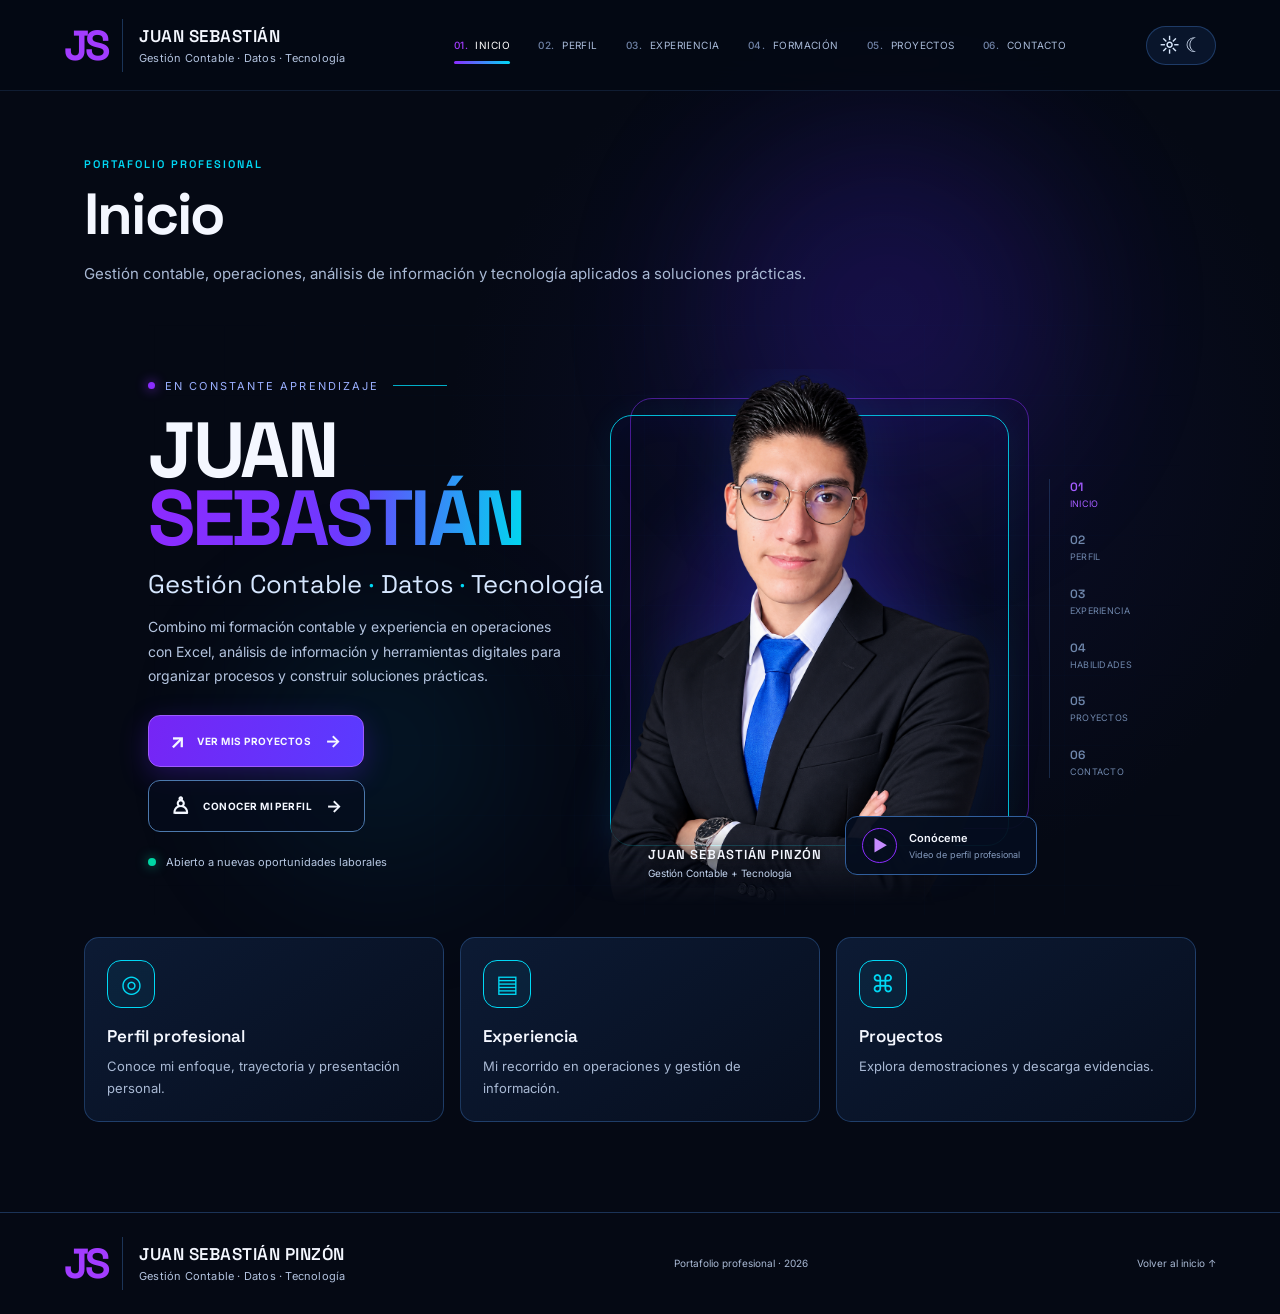
<file: index.html>
<!DOCTYPE html><html lang="es"><head><meta charset="UTF-8"><meta name="viewport" content="width=device-width,initial-scale=1"><meta name="description" content="Portafolio profesional de Juan Sebastián Pinzón"><meta name="theme-color" content="#050914"><title>Inicio | Juan Sebastián Pinzón</title><link rel="preconnect" href="https://fonts.googleapis.com"><link rel="preconnect" href="https://fonts.gstatic.com" crossorigin><link href="https://fonts.googleapis.com/css2?family=Inter:wght@400;500;600;700&family=Space+Grotesk:wght@400;500;600;700&display=swap" rel="stylesheet"><link rel="stylesheet" href="styles.css"></head><body><div class="ambient ambient-one"></div><div class="ambient ambient-two"></div><header class="site-header"><a class="brand" href="index.html"><span class="brand-mark">JS</span><span class="brand-copy"><strong>JUAN SEBASTIÁN</strong><small>Gestión Contable · Datos · Tecnología</small></span></a><button class="menu-toggle" id="menuToggle" aria-label="Abrir menú" aria-expanded="false"><span></span><span></span><span></span></button><nav class="main-nav" id="mainNav" aria-label="Navegación principal"><a class="active" href="index.html"><b>01.</b> Inicio</a><a class="" href="perfil.html"><b>02.</b> Perfil</a><a class="" href="experiencia.html"><b>03.</b> Experiencia</a><a class="" href="formacion.html"><b>04.</b> Formación</a><a class="" href="proyectos.html"><b>05.</b> Proyectos</a><a class="" href="contacto.html"><b>06.</b> Contacto</a></nav><button class="theme-toggle" id="themeToggle" aria-label="Cambiar apariencia" title="Cambiar apariencia"><span>☼</span><span>☾</span></button></header><main class="page-main"><div class="page-kicker">PORTAFOLIO PROFESIONAL</div><h1 class="page-title">Inicio</h1><p class="page-lead">Gestión contable, operaciones, análisis de información y tecnología aplicados a soluciones prácticas.</p>
    <section class="hero" id="inicio">
      <div class="hero-copy">
        <div class="eyebrow"><span class="eyebrow-dot"></span> EN CONSTANTE APRENDIZAJE <i></i></div>
        <h1>JUAN<br><span>SEBASTIÁN</span></h1>
        <p class="hero-role">Gestión Contable <b>·</b> Datos <b>·</b> Tecnología</p>
        <p class="hero-description">Combino mi formación contable y experiencia en operaciones con Excel, análisis de información y herramientas digitales para organizar procesos y construir soluciones prácticas.</p>
        <div class="hero-actions"><a class="button button-primary" href="proyectos.html"><span class="button-icon">↗</span> VER MIS PROYECTOS <span class="arrow">→</span></a><a class="button button-outline" href="perfil.html"><span class="user-icon">♙</span> CONOCER MI PERFIL <span class="arrow">→</span></a></div>
        <div class="availability"><span></span> Abierto a nuevas oportunidades laborales</div>
      </div>
      <div class="hero-visual" aria-label="Fotografía de Juan Sebastián">
        <div class="portrait-frame frame-back"></div><div class="portrait-frame frame-front"></div><div class="portrait-glow"></div>
        <img class="portrait" src="assets/juan-sebastian.png" alt="Retrato de Juan Sebastián Pinzón">
        <div class="portrait-label"><span>JUAN SEBASTIÁN PINZÓN</span><small>Gestión Contable + Tecnología</small></div>
        <a class="video-card" href="https://youtu.be/DufKsLYGsMk" target="_blank" rel="noopener"><span class="play">▶</span><span><strong>Conóceme</strong><small>Video de perfil profesional</small></span></a>
      </div>
      <aside class="section-index" aria-label="Secciones del portafolio"><a class="selected" href="index.html"><span>01</span> INICIO</a><a href="perfil.html"><span>02</span> PERFIL</a><a href="experiencia.html"><span>03</span> EXPERIENCIA</a><a href="formacion.html"><span>04</span> HABILIDADES</a><a href="proyectos.html"><span>05</span> PROYECTOS</a><a href="contacto.html"><span>06</span> CONTACTO</a></aside>
    </section>

<div class="info-grid" style="margin-top:22px"><a class="info-tile" href="perfil.html"><div class="tile-icon">◎</div><h3>Perfil profesional</h3><p>Conoce mi enfoque, trayectoria y presentación personal.</p></a><a class="info-tile" href="experiencia.html"><div class="tile-icon">▤</div><h3>Experiencia</h3><p>Mi recorrido en operaciones y gestión de información.</p></a><a class="info-tile" href="proyectos.html"><div class="tile-icon">⌘</div><h3>Proyectos</h3><p>Explora demostraciones y descarga evidencias.</p></a></div></main><footer class="site-footer"><a class="brand" href="index.html"><span class="brand-mark">JS</span><span class="brand-copy"><strong>JUAN SEBASTIÁN PINZÓN</strong><small>Gestión Contable · Datos · Tecnología</small></span></a><p>Portafolio profesional · 2026</p><a href="index.html">Volver al inicio ↑</a></footer><script src="script.js"></script></body></html>
</file>
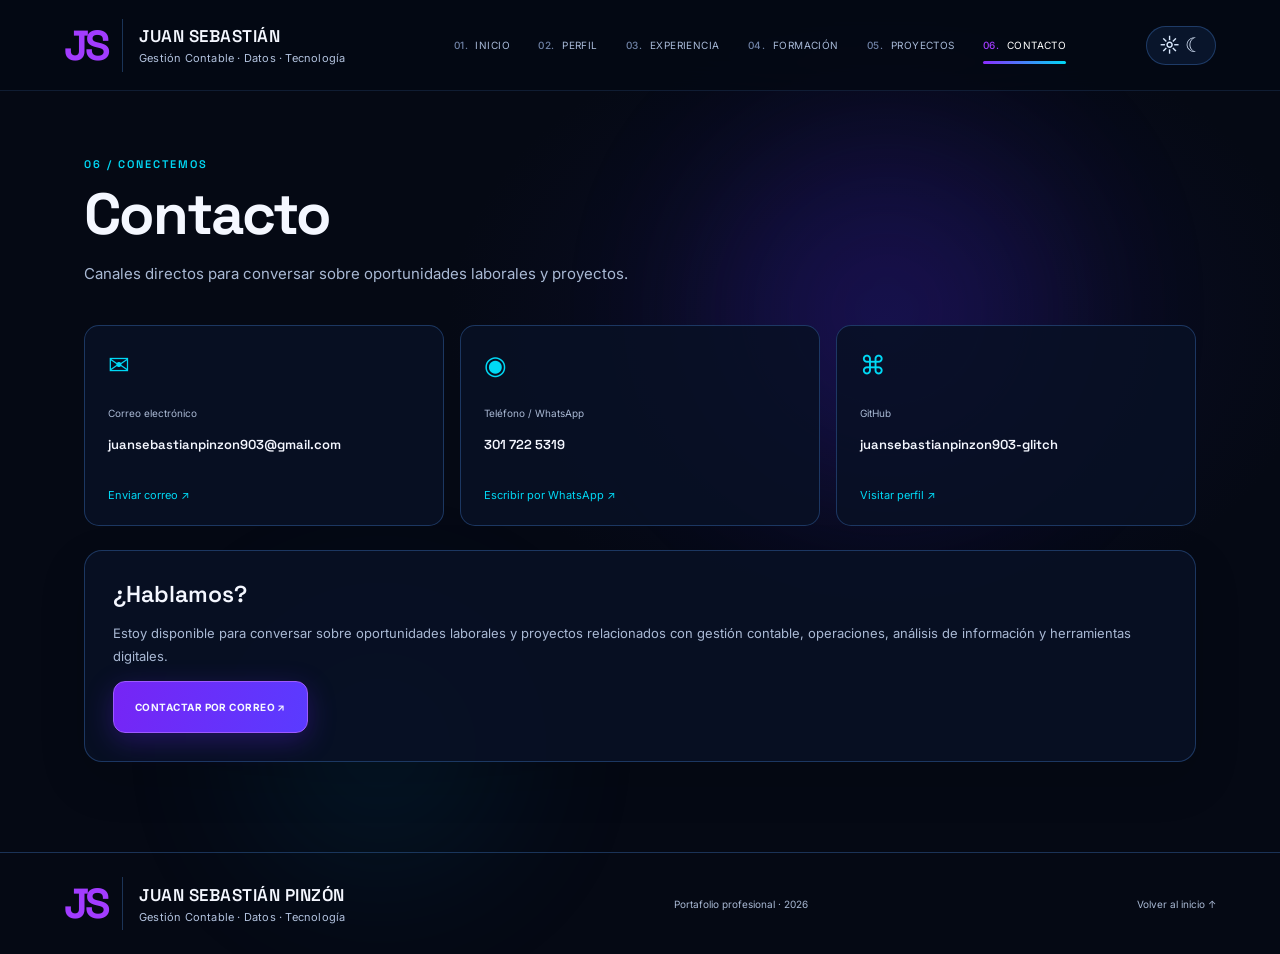
<file: contacto.html>
<!DOCTYPE html><html lang="es"><head><meta charset="UTF-8"><meta name="viewport" content="width=device-width,initial-scale=1"><meta name="description" content="Portafolio profesional de Juan Sebastián Pinzón"><meta name="theme-color" content="#050914"><title>Contacto | Juan Sebastián Pinzón</title><link rel="preconnect" href="https://fonts.googleapis.com"><link rel="preconnect" href="https://fonts.gstatic.com" crossorigin><link href="https://fonts.googleapis.com/css2?family=Inter:wght@400;500;600;700&family=Space+Grotesk:wght@400;500;600;700&display=swap" rel="stylesheet"><link rel="stylesheet" href="styles.css"></head><body><div class="ambient ambient-one"></div><div class="ambient ambient-two"></div><header class="site-header"><a class="brand" href="index.html"><span class="brand-mark">JS</span><span class="brand-copy"><strong>JUAN SEBASTIÁN</strong><small>Gestión Contable · Datos · Tecnología</small></span></a><button class="menu-toggle" id="menuToggle" aria-label="Abrir menú" aria-expanded="false"><span></span><span></span><span></span></button><nav class="main-nav" id="mainNav" aria-label="Navegación principal"><a class="" href="index.html"><b>01.</b> Inicio</a><a class="" href="perfil.html"><b>02.</b> Perfil</a><a class="" href="experiencia.html"><b>03.</b> Experiencia</a><a class="" href="formacion.html"><b>04.</b> Formación</a><a class="" href="proyectos.html"><b>05.</b> Proyectos</a><a class="active" href="contacto.html"><b>06.</b> Contacto</a></nav><button class="theme-toggle" id="themeToggle" aria-label="Cambiar apariencia" title="Cambiar apariencia"><span>☼</span><span>☾</span></button></header><main class="page-main"><div class="page-kicker">06 / CONECTEMOS</div><h1 class="page-title">Contacto</h1><p class="page-lead">Canales directos para conversar sobre oportunidades laborales y proyectos.</p><div class="contact-grid"><a class="contact-card" href="mailto:juansebastianpinzon903@gmail.com"><span>✉</span><small>Correo electrónico</small><strong>juansebastianpinzon903@gmail.com</strong><em>Enviar correo ↗</em></a><a class="contact-card" href="https://wa.me/573017225319" target="_blank" rel="noopener"><span>◉</span><small>Teléfono / WhatsApp</small><strong>301 722 5319</strong><em>Escribir por WhatsApp ↗</em></a><a class="contact-card" href="https://github.com/juansebastianpinzon903-glitch" target="_blank" rel="noopener"><span>⌘</span><small>GitHub</small><strong>juansebastianpinzon903-glitch</strong><em>Visitar perfil ↗</em></a></div><div class="panel" style="margin-top:24px"><h2 style="font:600 23px var(--font-head);margin:0 0 10px">¿Hablamos?</h2><p style="color:var(--muted);font-size:13px;line-height:1.8">Estoy disponible para conversar sobre oportunidades laborales y proyectos relacionados con gestión contable, operaciones, análisis de información y herramientas digitales.</p><a class="button button-primary" href="mailto:juansebastianpinzon903@gmail.com">CONTACTAR POR CORREO ↗</a></div></main><footer class="site-footer"><a class="brand" href="index.html"><span class="brand-mark">JS</span><span class="brand-copy"><strong>JUAN SEBASTIÁN PINZÓN</strong><small>Gestión Contable · Datos · Tecnología</small></span></a><p>Portafolio profesional · 2026</p><a href="index.html">Volver al inicio ↑</a></footer><script src="script.js"></script></body></html>
</file>
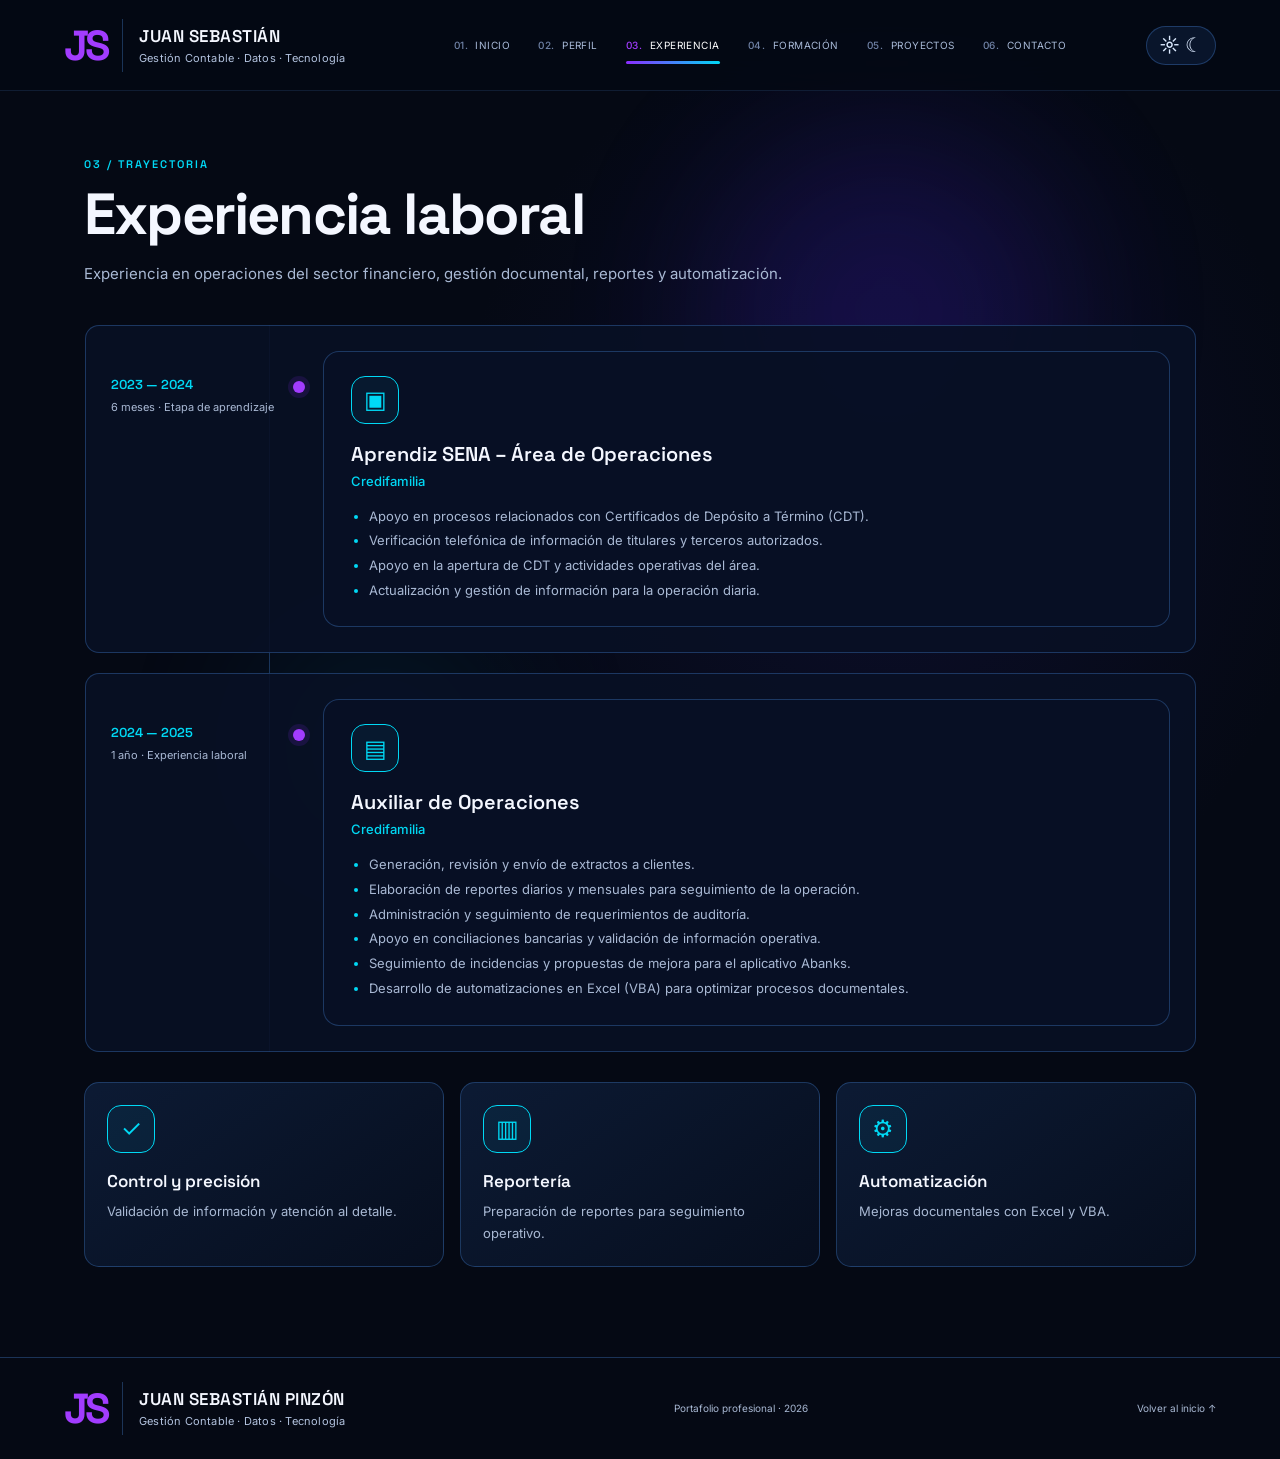
<file: experiencia.html>
<!DOCTYPE html><html lang="es"><head><meta charset="UTF-8"><meta name="viewport" content="width=device-width,initial-scale=1"><meta name="description" content="Portafolio profesional de Juan Sebastián Pinzón"><meta name="theme-color" content="#050914"><title>Experiencia laboral | Juan Sebastián Pinzón</title><link rel="preconnect" href="https://fonts.googleapis.com"><link rel="preconnect" href="https://fonts.gstatic.com" crossorigin><link href="https://fonts.googleapis.com/css2?family=Inter:wght@400;500;600;700&family=Space+Grotesk:wght@400;500;600;700&display=swap" rel="stylesheet"><link rel="stylesheet" href="styles.css"></head><body><div class="ambient ambient-one"></div><div class="ambient ambient-two"></div><header class="site-header"><a class="brand" href="index.html"><span class="brand-mark">JS</span><span class="brand-copy"><strong>JUAN SEBASTIÁN</strong><small>Gestión Contable · Datos · Tecnología</small></span></a><button class="menu-toggle" id="menuToggle" aria-label="Abrir menú" aria-expanded="false"><span></span><span></span><span></span></button><nav class="main-nav" id="mainNav" aria-label="Navegación principal"><a class="" href="index.html"><b>01.</b> Inicio</a><a class="" href="perfil.html"><b>02.</b> Perfil</a><a class="active" href="experiencia.html"><b>03.</b> Experiencia</a><a class="" href="formacion.html"><b>04.</b> Formación</a><a class="" href="proyectos.html"><b>05.</b> Proyectos</a><a class="" href="contacto.html"><b>06.</b> Contacto</a></nav><button class="theme-toggle" id="themeToggle" aria-label="Cambiar apariencia" title="Cambiar apariencia"><span>☼</span><span>☾</span></button></header><main class="page-main"><div class="page-kicker">03 / TRAYECTORIA</div><h1 class="page-title">Experiencia laboral</h1><p class="page-lead">Experiencia en operaciones del sector financiero, gestión documental, reportes y automatización.</p><div class="timeline-wrap"><div class="timeline"><article class="timeline-item"><div class="timeline-date">2023 — 2024<span>6 meses · Etapa de aprendizaje</span></div><div class="timeline-body"><div class="tile-icon">▣</div><h3>Aprendiz SENA – Área de Operaciones</h3><h4>Credifamilia</h4><ul><li>Apoyo en procesos relacionados con Certificados de Depósito a Término (CDT).</li><li>Verificación telefónica de información de titulares y terceros autorizados.</li><li>Apoyo en la apertura de CDT y actividades operativas del área.</li><li>Actualización y gestión de información para la operación diaria.</li></ul></div></article><article class="timeline-item"><div class="timeline-date">2024 — 2025<span>1 año · Experiencia laboral</span></div><div class="timeline-body"><div class="tile-icon">▤</div><h3>Auxiliar de Operaciones</h3><h4>Credifamilia</h4><ul><li>Generación, revisión y envío de extractos a clientes.</li><li>Elaboración de reportes diarios y mensuales para seguimiento de la operación.</li><li>Administración y seguimiento de requerimientos de auditoría.</li><li>Apoyo en conciliaciones bancarias y validación de información operativa.</li><li>Seguimiento de incidencias y propuestas de mejora para el aplicativo Abanks.</li><li>Desarrollo de automatizaciones en Excel (VBA) para optimizar procesos documentales.</li></ul></div></article></div></div><div class="info-grid" style="margin-top:30px"><article class="info-tile"><div class="tile-icon">✓</div><h3>Control y precisión</h3><p>Validación de información y atención al detalle.</p></article><article class="info-tile"><div class="tile-icon">▥</div><h3>Reportería</h3><p>Preparación de reportes para seguimiento operativo.</p></article><article class="info-tile"><div class="tile-icon">⚙</div><h3>Automatización</h3><p>Mejoras documentales con Excel y VBA.</p></article></div></main><footer class="site-footer"><a class="brand" href="index.html"><span class="brand-mark">JS</span><span class="brand-copy"><strong>JUAN SEBASTIÁN PINZÓN</strong><small>Gestión Contable · Datos · Tecnología</small></span></a><p>Portafolio profesional · 2026</p><a href="index.html">Volver al inicio ↑</a></footer><script src="script.js"></script></body></html>
</file>
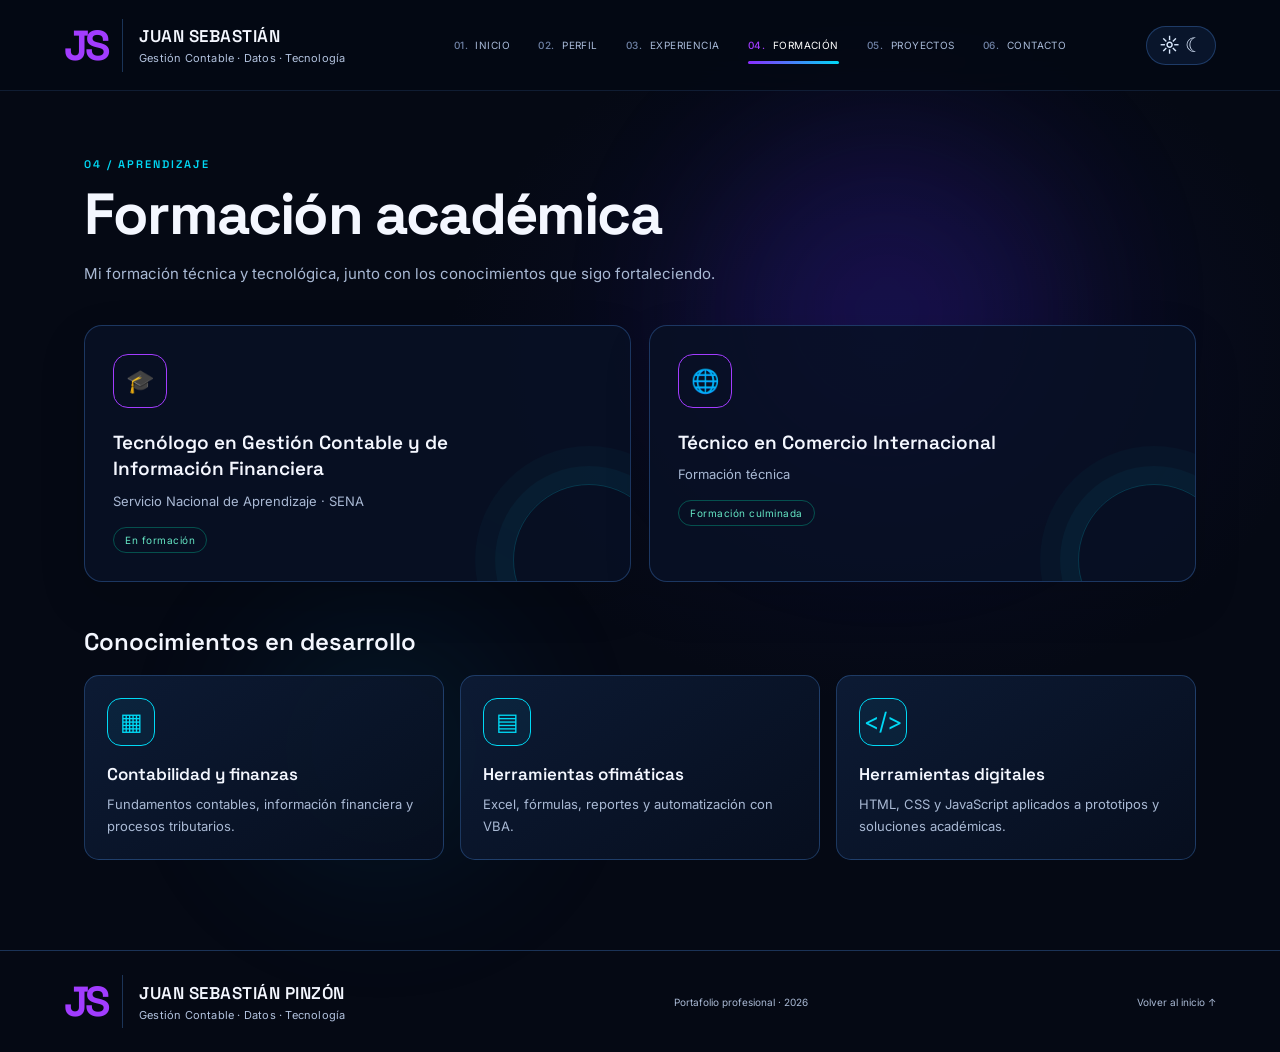
<file: formacion.html>
<!DOCTYPE html><html lang="es"><head><meta charset="UTF-8"><meta name="viewport" content="width=device-width,initial-scale=1"><meta name="description" content="Portafolio profesional de Juan Sebastián Pinzón"><meta name="theme-color" content="#050914"><title>Formación académica | Juan Sebastián Pinzón</title><link rel="preconnect" href="https://fonts.googleapis.com"><link rel="preconnect" href="https://fonts.gstatic.com" crossorigin><link href="https://fonts.googleapis.com/css2?family=Inter:wght@400;500;600;700&family=Space+Grotesk:wght@400;500;600;700&display=swap" rel="stylesheet"><link rel="stylesheet" href="styles.css"></head><body><div class="ambient ambient-one"></div><div class="ambient ambient-two"></div><header class="site-header"><a class="brand" href="index.html"><span class="brand-mark">JS</span><span class="brand-copy"><strong>JUAN SEBASTIÁN</strong><small>Gestión Contable · Datos · Tecnología</small></span></a><button class="menu-toggle" id="menuToggle" aria-label="Abrir menú" aria-expanded="false"><span></span><span></span><span></span></button><nav class="main-nav" id="mainNav" aria-label="Navegación principal"><a class="" href="index.html"><b>01.</b> Inicio</a><a class="" href="perfil.html"><b>02.</b> Perfil</a><a class="" href="experiencia.html"><b>03.</b> Experiencia</a><a class="active" href="formacion.html"><b>04.</b> Formación</a><a class="" href="proyectos.html"><b>05.</b> Proyectos</a><a class="" href="contacto.html"><b>06.</b> Contacto</a></nav><button class="theme-toggle" id="themeToggle" aria-label="Cambiar apariencia" title="Cambiar apariencia"><span>☼</span><span>☾</span></button></header><main class="page-main"><div class="page-kicker">04 / APRENDIZAJE</div><h1 class="page-title">Formación académica</h1><p class="page-lead">Mi formación técnica y tecnológica, junto con los conocimientos que sigo fortaleciendo.</p><div class="education-grid"><article class="education-card panel"><div class="edu-icon">🎓</div><h3>Tecnólogo en Gestión Contable y de Información Financiera</h3><p>Servicio Nacional de Aprendizaje · SENA</p><span class="status-chip">En formación</span></article><article class="education-card panel"><div class="edu-icon">🌐</div><h3>Técnico en Comercio Internacional</h3><p>Formación técnica</p><span class="status-chip">Formación culminada</span></article></div><h2 style="font:600 24px var(--font-head);margin:44px 0 18px">Conocimientos en desarrollo</h2><div class="info-grid"><article class="info-tile"><div class="tile-icon">▦</div><h3>Contabilidad y finanzas</h3><p>Fundamentos contables, información financiera y procesos tributarios.</p></article><article class="info-tile"><div class="tile-icon">▤</div><h3>Herramientas ofimáticas</h3><p>Excel, fórmulas, reportes y automatización con VBA.</p></article><article class="info-tile"><div class="tile-icon">&lt;/&gt;</div><h3>Herramientas digitales</h3><p>HTML, CSS y JavaScript aplicados a prototipos y soluciones académicas.</p></article></div></main><footer class="site-footer"><a class="brand" href="index.html"><span class="brand-mark">JS</span><span class="brand-copy"><strong>JUAN SEBASTIÁN PINZÓN</strong><small>Gestión Contable · Datos · Tecnología</small></span></a><p>Portafolio profesional · 2026</p><a href="index.html">Volver al inicio ↑</a></footer><script src="script.js"></script></body></html>
</file>
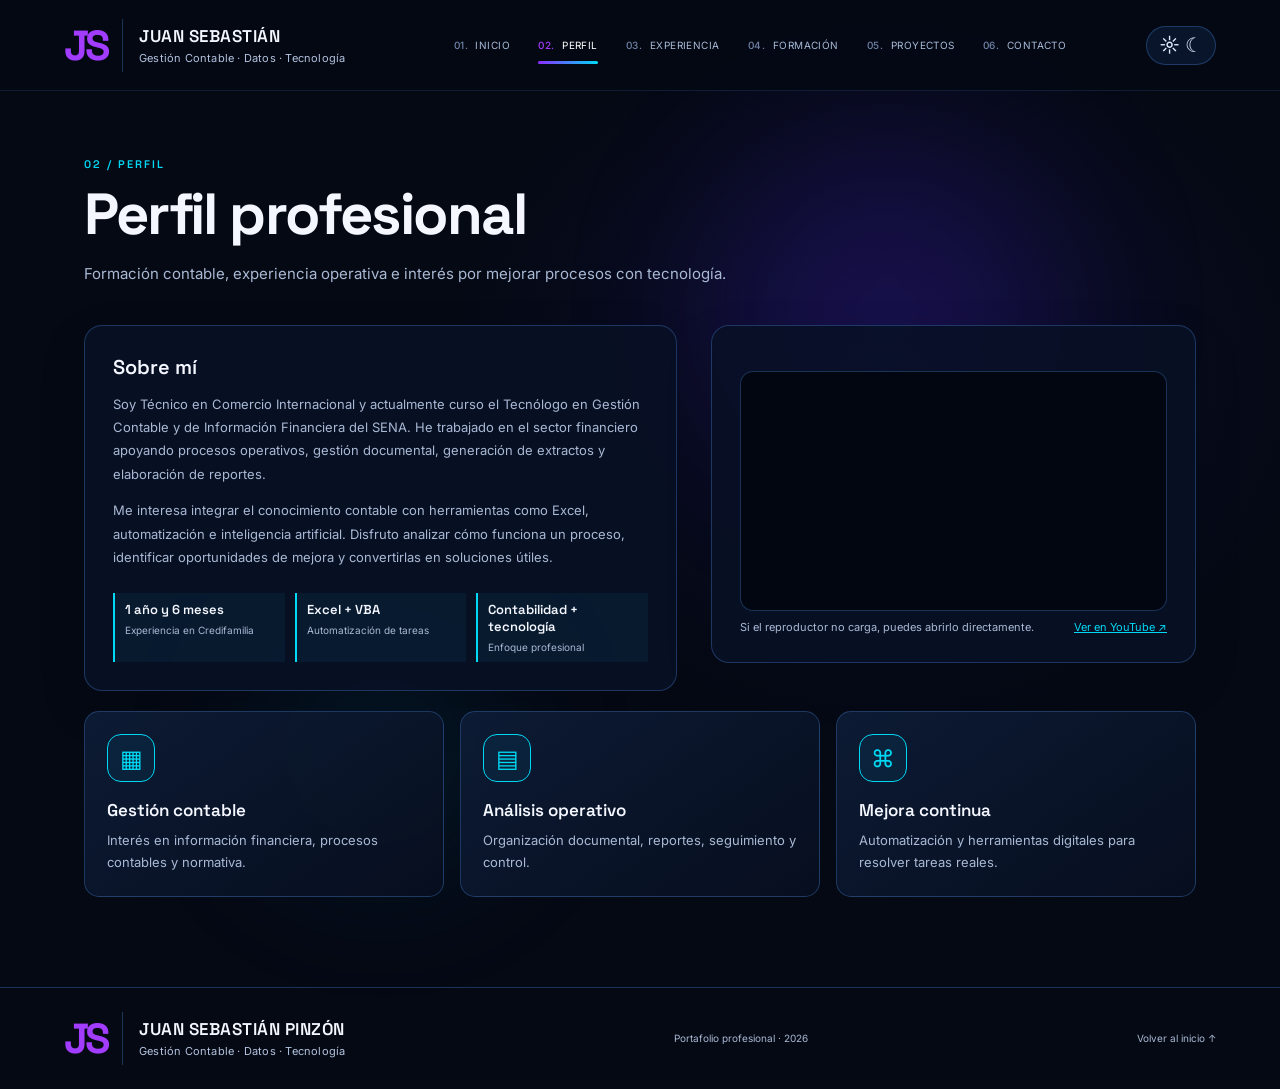
<file: perfil.html>
<!DOCTYPE html><html lang="es"><head><meta charset="UTF-8"><meta name="viewport" content="width=device-width,initial-scale=1"><meta name="description" content="Portafolio profesional de Juan Sebastián Pinzón"><meta name="theme-color" content="#050914"><title>Perfil profesional | Juan Sebastián Pinzón</title><link rel="preconnect" href="https://fonts.googleapis.com"><link rel="preconnect" href="https://fonts.gstatic.com" crossorigin><link href="https://fonts.googleapis.com/css2?family=Inter:wght@400;500;600;700&family=Space+Grotesk:wght@400;500;600;700&display=swap" rel="stylesheet"><link rel="stylesheet" href="styles.css"></head><body><div class="ambient ambient-one"></div><div class="ambient ambient-two"></div><header class="site-header"><a class="brand" href="index.html"><span class="brand-mark">JS</span><span class="brand-copy"><strong>JUAN SEBASTIÁN</strong><small>Gestión Contable · Datos · Tecnología</small></span></a><button class="menu-toggle" id="menuToggle" aria-label="Abrir menú" aria-expanded="false"><span></span><span></span><span></span></button><nav class="main-nav" id="mainNav" aria-label="Navegación principal"><a class="" href="index.html"><b>01.</b> Inicio</a><a class="active" href="perfil.html"><b>02.</b> Perfil</a><a class="" href="experiencia.html"><b>03.</b> Experiencia</a><a class="" href="formacion.html"><b>04.</b> Formación</a><a class="" href="proyectos.html"><b>05.</b> Proyectos</a><a class="" href="contacto.html"><b>06.</b> Contacto</a></nav><button class="theme-toggle" id="themeToggle" aria-label="Cambiar apariencia" title="Cambiar apariencia"><span>☼</span><span>☾</span></button></header><main class="page-main"><div class="page-kicker">02 / PERFIL</div><h1 class="page-title">Perfil profesional</h1><p class="page-lead">Formación contable, experiencia operativa e interés por mejorar procesos con tecnología.</p><div class="profile-grid"><article class="profile-copy panel"><h3>Sobre mí</h3><p>Soy Técnico en Comercio Internacional y actualmente curso el Tecnólogo en Gestión Contable y de Información Financiera del SENA. He trabajado en el sector financiero apoyando procesos operativos, gestión documental, generación de extractos y elaboración de reportes.</p><p>Me interesa integrar el conocimiento contable con herramientas como Excel, automatización e inteligencia artificial. Disfruto analizar cómo funciona un proceso, identificar oportunidades de mejora y convertirlas en soluciones útiles.</p><div class="profile-highlights"><div><strong>1 año y 6 meses</strong><span>Experiencia en Credifamilia</span></div><div><strong>Excel + VBA</strong><span>Automatización de tareas</span></div><div><strong>Contabilidad + tecnología</strong><span>Enfoque profesional</span></div></div></article><div class="panel"><div class="video-embed"><iframe src="https://www.youtube.com/embed/DufKsLYGsMk?rel=0&modestbranding=1&origin=https%3A%2F%2Fjuansebastianpinzon903-glitch.github.io" title="Video de perfil profesional" loading="lazy" allow="accelerometer; autoplay; clipboard-write; encrypted-media; gyroscope; picture-in-picture; web-share" allowfullscreen></iframe></div><div class="video-fallback"><span>Si el reproductor no carga, puedes abrirlo directamente.</span><a href="https://youtu.be/DufKsLYGsMk" target="_blank" rel="noopener">Ver en YouTube ↗</a></div></div></div><div class="info-grid" style="margin-top:20px"><article class="info-tile"><div class="tile-icon">▦</div><h3>Gestión contable</h3><p>Interés en información financiera, procesos contables y normativa.</p></article><article class="info-tile"><div class="tile-icon">▤</div><h3>Análisis operativo</h3><p>Organización documental, reportes, seguimiento y control.</p></article><article class="info-tile"><div class="tile-icon">⌘</div><h3>Mejora continua</h3><p>Automatización y herramientas digitales para resolver tareas reales.</p></article></div></main><footer class="site-footer"><a class="brand" href="index.html"><span class="brand-mark">JS</span><span class="brand-copy"><strong>JUAN SEBASTIÁN PINZÓN</strong><small>Gestión Contable · Datos · Tecnología</small></span></a><p>Portafolio profesional · 2026</p><a href="index.html">Volver al inicio ↑</a></footer><script src="script.js"></script></body></html>
</file>
<file: styles.css>
:root {
  --bg: #050914;
  --bg-soft: #081124;
  --panel: rgba(8, 17, 37, .88);
  --panel-strong: #0a1429;
  --text: #f4f7ff;
  --muted: #a9b9d4;
  --subtle: #6e83a8;
  --line: rgba(68, 129, 208, .36);
  --purple: #8b2cff;
  --purple-bright: #a23cff;
  --cyan: #00d9f5;
  --green: #00d6a4;
  --font-head: "Space Grotesk", sans-serif;
  --font-body: "Inter", sans-serif;
}
* { box-sizing: border-box; }
html { scroll-behavior: smooth; scroll-padding-top: 100px; }
body {
  margin: 0; min-height: 100vh; overflow-x: hidden;
  background: radial-gradient(ellipse at 69% 34%, rgba(31, 28, 106, .26), transparent 35%), var(--bg);
  color: var(--text); font-family: var(--font-body);
}
a { color: inherit; text-decoration: none; }
button { font: inherit; }
.ambient { position: fixed; pointer-events: none; z-index: -1; filter: blur(80px); opacity: .2; border-radius: 50%; }
.ambient-one { width: 350px; height: 350px; background: #4820d9; top: 15%; right: 17%; }
.ambient-two { width: 250px; height: 250px; background: #007fba; bottom: 3%; left: 20%; opacity: .12; }
.site-header {
  height: 91px; display: flex; align-items: center; justify-content: space-between;
  padding: 0 clamp(24px, 5vw, 78px); border-bottom: 1px solid rgba(69, 111, 180, .2);
  background: rgba(4, 9, 20, .82); backdrop-filter: blur(18px); position: relative; z-index: 20;
}
.brand { display: flex; align-items: center; gap: 16px; min-width: 310px; }
.brand-mark { color: var(--purple-bright); font: 700 42px var(--font-head); letter-spacing: -5px; padding-right: 17px; border-right: 1px solid var(--line); }
.brand-copy { display: flex; flex-direction: column; gap: 4px; }
.brand-copy strong { font: 600 17px var(--font-head); letter-spacing: .5px; }
.brand-copy small { color: #b3c3df; font-size: 11px; letter-spacing: .2px; }
.main-nav { display: flex; align-items: center; gap: clamp(12px, 2.2vw, 34px); }
.main-nav a { color: #a8bad8; font-size: 10px; text-transform: uppercase; letter-spacing: .45px; padding: 13px 0; position: relative; white-space: nowrap; transition: color .2s; }
.main-nav a b { color: #7184a8; font-weight: 500; margin-right: 4px; }
.main-nav a:hover, .main-nav a.active { color: #fff; }
.main-nav a.active b { color: var(--purple-bright); }
.main-nav a.active:after { content: ""; position: absolute; height: 3px; bottom: 0; left: 0; right: 0; background: linear-gradient(90deg, var(--purple), var(--cyan)); border-radius: 4px; }
.theme-toggle { width: 70px; height: 39px; border: 1px solid var(--line); border-radius: 25px; background: #09152b; color: #dceaff; cursor: pointer; font-size: 20px; display: flex; align-items: center; justify-content: space-evenly; }
.theme-toggle .sun { color: #dceaff; } .theme-toggle .moon { color: #9b67ff; }
.menu-toggle { display: none; }
.hero { min-height: 550px; height: min(590px, calc(100vh - 91px)); max-height: 650px; position: relative; display: grid; grid-template-columns: minmax(400px, 42%) minmax(400px, 1fr) 90px; align-items: center; padding: 28px clamp(24px, 5vw, 78px) 10px; isolation: isolate; }
.hero:before { content: ""; position: absolute; inset: 0; z-index: -1; opacity: .22; background-image: linear-gradient(rgba(31, 91, 166, .12) 1px, transparent 1px), linear-gradient(90deg, rgba(31, 91, 166, .12) 1px, transparent 1px); background-size: 70px 70px; mask-image: linear-gradient(90deg, transparent, black 40%, black 90%, transparent); }
.hero-copy { align-self: center; z-index: 5; padding-bottom: 10px; max-width: 580px; }
.eyebrow { display: flex; align-items: center; gap: 10px; color: #9aafff; font-size: 11px; letter-spacing: 2.1px; margin-bottom: 23px; }
.eyebrow-dot { width: 7px; height: 7px; border-radius: 50%; background: var(--purple); box-shadow: 0 0 12px var(--purple); }
.eyebrow i { width: 54px; height: 1px; background: var(--cyan); opacity: .8; margin-left: 4px; }
h1 { font: 700 clamp(56px, 6.1vw, 88px)/.88 var(--font-head); letter-spacing: -3.5px; margin: 0 0 15px; }
h1 span { background: linear-gradient(95deg, #8b2cff 5%, #6e39ff 52%, #00d8ef 100%); -webkit-background-clip: text; background-clip: text; color: transparent; }
.hero-role { margin: 0 0 15px; color: #d6e7ff; font: 400 clamp(19px, 2vw, 28px) var(--font-head); white-space: nowrap; }
.hero-role b { color: var(--cyan); font-weight: 400; }
.hero-description { color: #b4c4df; font-size: 14px; line-height: 1.75; max-width: 440px; margin: 0 0 26px; }
.hero-actions { display: flex; flex-wrap: wrap; gap: 13px; }
.button { min-height: 52px; padding: 0 21px; display: inline-flex; align-items: center; justify-content: center; gap: 12px; border-radius: 12px; font-size: 10px; font-weight: 700; letter-spacing: .45px; transition: transform .2s, box-shadow .2s, border-color .2s; }
.button:hover, .project-button:hover { transform: translateY(-3px); }
.button-primary { background: linear-gradient(105deg, #7625f5, #5a3bff); box-shadow: 0 8px 28px rgba(104, 37, 255, .28); border: 1px solid #9d5aff; }
.button-primary:hover { box-shadow: 0 10px 35px rgba(104, 37, 255, .48); }
.button-outline { border: 1px solid #4c79ad; background: rgba(5, 13, 29, .68); }
.button-outline:hover { border-color: var(--cyan); }
.button-icon { font-size: 20px; } .arrow { font-size: 17px; margin-left: 2px; }
.user-icon { font-size: 23px; }
.availability { display: flex; align-items: center; gap: 10px; color: #b7c8e3; font-size: 11px; margin-top: 23px; }
.availability span { width: 8px; height: 8px; border-radius: 50%; background: var(--green); box-shadow: 0 0 12px rgba(0,214,164,.65); }
.hero-visual { position: relative; height: 100%; min-height: 460px; display: flex; align-items: center; justify-content: center; }
.portrait-frame { position: absolute; width: min(83%, 500px); height: 78%; border: 1px solid var(--cyan); border-radius: 22px; transform: translate(8px, 2px); opacity: .85; }
.frame-back { border-color: var(--purple); transform: translate(28px, -15px); opacity: .5; }
.frame-front { box-shadow: 0 0 40px rgba(0, 200, 255, .08), inset 0 0 40px rgba(53, 46, 255, .08); }
.portrait-glow { position: absolute; width: 72%; height: 70%; border-radius: 50%; background: radial-gradient(circle, rgba(82, 43, 255, .38), transparent 68%); filter: blur(20px); }
.portrait { position: absolute; z-index: 2; bottom: 0; height: 97%; width: min(100%, 580px); object-fit: contain; object-position: center bottom; filter: drop-shadow(0 0 26px rgba(25, 90, 190, .17)); mask-image: linear-gradient(to bottom, black 0%, black 86%, transparent 100%); }
.portrait-label { position: absolute; z-index: 3; left: 18%; bottom: 26px; display: flex; flex-direction: column; gap: 4px; text-shadow: 0 2px 8px #000; }
.portrait-label span { font: 600 13px var(--font-head); letter-spacing: 1px; }
.portrait-label small { color: #c4d6f1; font-size: 10px; }
.quote-card { position: absolute; z-index: 4; right: -1%; top: 13%; width: 170px; padding: 17px 17px 19px; background: rgba(7, 16, 35, .86); border: 1px solid rgba(119, 65, 255, .65); border-radius: 13px; box-shadow: 0 12px 35px rgba(0,0,0,.22); }
.quote-mark { color: var(--cyan); font: 700 30px var(--font-head); line-height: .7; }
.quote-card p { color: #c7d6ef; font: 400 13px/1.55 var(--font-head); margin: 7px 0 13px; }
.quote-card i { display: block; width: 35px; height: 2px; background: var(--purple-bright); }
.video-card { position: absolute; z-index: 5; bottom: 30px; right: 1%; display: flex; align-items: center; gap: 12px; padding: 11px 16px; border-radius: 12px; border: 1px solid #315f9d; background: rgba(5, 13, 30, .94); color: var(--text); text-align: left; cursor: pointer; }
.video-card:hover { border-color: var(--cyan); }
.video-card .play { display: grid; place-items: center; width: 35px; height: 35px; border: 1px solid var(--purple); color: #c68bff; border-radius: 50%; padding-left: 2px; }
.video-card strong, .video-card small { display: block; } .video-card strong { font-size: 11px; font-weight: 600; } .video-card small { color: #849abd; font-size: 9px; margin-top: 4px; }
.section-index { display: flex; flex-direction: column; gap: 22px; justify-self: end; border-left: 1px solid rgba(62, 109, 174, .32); padding-left: 20px; }
.section-index a { display: flex; flex-direction: column; gap: 3px; color: #6f87ac; font-size: 9px; letter-spacing: .3px; line-height: 1.4; }
.section-index a span { font: 600 12px var(--font-head); }
.section-index a.selected, .section-index a:hover { color: #a45cff; }
.showcase { display: grid; grid-template-columns: repeat(4, minmax(130px, 1fr)) minmax(360px, 2.2fr); gap: 13px; padding: 0 clamp(24px, 5vw, 78px); }
.skill-card, .featured-project { min-height: 210px; border: 1px solid var(--line); border-radius: 14px; background: linear-gradient(145deg, rgba(11, 22, 45, .94), rgba(5, 12, 27, .94)); position: relative; overflow: hidden; transition: transform .25s, border-color .25s, box-shadow .25s; }
.skill-card { padding: 20px 19px 15px; display: flex; flex-direction: column; }
.skill-card:before, .featured-project:before { content: ""; position: absolute; inset: 0; background: linear-gradient(130deg, transparent 45%, rgba(28, 77, 150, .09)); pointer-events: none; }
.skill-card:hover, .featured-project:hover { transform: translateY(-5px); border-color: rgba(0, 217, 245, .7); box-shadow: 0 15px 35px rgba(0, 0, 0, .22); }
.card-number { position: absolute; right: 17px; top: 15px; color: var(--purple-bright); font: 600 12px var(--font-head); }
.cyan .card-number { color: var(--cyan); }
.skill-icon { width: 43px; height: 43px; border: 1px solid var(--purple); border-radius: 10px; display: grid; place-items: center; color: var(--purple-bright); font-size: 28px; margin: 0 0 16px; box-shadow: inset 0 0 15px rgba(133, 44, 255, .12); }
.cyan .skill-icon { color: var(--cyan); border-color: var(--cyan); box-shadow: inset 0 0 15px rgba(0, 217, 245, .1); }
.code-icon { font: 600 18px var(--font-head); }
.brain-icon { font-size: 27px; }
.skill-card h2 { font: 600 12px var(--font-head); margin: 0 0 9px; white-space: nowrap; }
.skill-card p { color: #9db0cf; font-size: 10px; line-height: 1.7; margin: 0; }
.card-bottom { display: flex; justify-content: space-between; align-items: center; margin-top: auto; padding-top: 12px; }
.card-bottom i { display: block; width: 28px; height: 2px; background: var(--purple); }
.cyan .card-bottom i { background: var(--cyan); }
.card-bottom b { color: var(--purple-bright); font-size: 18px; font-weight: 400; }
.cyan .card-bottom b { color: var(--cyan); }
.featured-project { display: flex; padding: 19px 20px; min-width: 0; }
.project-copy { position: relative; z-index: 2; width: 57%; }
.project-topline { color: #a45cff; font: 600 9px var(--font-head); letter-spacing: .6px; display: flex; justify-content: space-between; gap: 8px; white-space: nowrap; }
.project-topline strong { color: var(--cyan); font-size: 11px; }
.project-copy h2 { font: 700 22px/1.08 var(--font-head); margin: 12px 0 5px; }
.project-company { color: #a35cff; font-size: 10px; margin: 0 0 13px; }
.project-tags { display: flex; flex-wrap: wrap; gap: 5px; max-width: 250px; }
.project-tags span { padding: 4px 7px; border-radius: 5px; background: rgba(41, 67, 111, .34); border: 1px solid rgba(87, 129, 188, .22); color: #c1d0e7; font-size: 8px; }
.project-button { display: inline-flex; align-items: center; gap: 13px; margin-top: 13px; padding: 9px 13px; background: linear-gradient(100deg, #7625f5, #5b43ff); border-radius: 8px; font-size: 9px; font-weight: 700; transition: transform .2s; }
.project-button span { font-size: 15px; }
.project-art { position: absolute; right: 3%; top: 15%; width: 44%; height: 80%; }
.mock-screen { position: absolute; right: 15%; top: 4%; width: 74%; height: 84%; border: 1px solid #6c42ff; border-radius: 10px; transform: perspective(500px) rotateY(-10deg); background: linear-gradient(145deg, #0d2555, #061027); box-shadow: 0 0 22px rgba(79, 50, 255, .2); display: flex; padding: 10px; gap: 8px; }
.mock-sidebar { width: 14%; border-right: 1px solid rgba(88, 143, 220, .3); display: flex; flex-direction: column; gap: 12px; padding: 5px 3px; }
.mock-sidebar i { width: 10px; height: 10px; background: #8d3dff; border-radius: 3px; }
.mock-content { flex: 1; padding: 8px 4px; }
.mock-line { height: 5px; width: 54%; background: #31588d; border-radius: 4px; margin: 9px 0; }
.mock-line.wide { width: 85%; background: #647ef0; }
.mock-chart { height: 53%; border-bottom: 1px solid #27528b; display: flex; align-items: end; gap: 5px; padding: 5px; }
.mock-chart span { flex: 1; background: linear-gradient(#00d9f5, #3d3bff); height: 30%; border-radius: 3px 3px 0 0; }
.mock-chart span:nth-child(2n) { height: 68%; } .mock-chart span:nth-child(3n) { height: 48%; }
.tax-float { position: absolute; right: 0; bottom: 1%; width: 43%; padding: 10px; background: rgba(5, 39, 79, .95); border: 1px solid #087cbd; border-radius: 10px; box-shadow: 0 8px 20px rgba(0,0,0,.35); display: flex; flex-direction: column; gap: 4px; }
.tax-float small { color: #8eb9e4; font-size: 7px; letter-spacing: .5px; }
.tax-float strong { font: 600 17px var(--font-head); margin-bottom: 5px; }
.tax-float b { font: 600 11px var(--font-head); white-space: nowrap; }
.tax-float em { position: absolute; right: 8px; top: 44%; width: 23px; height: 23px; border-radius: 50%; display: grid; place-items: center; background: var(--cyan); color: #00304a; font-style: normal; }
.bottom-line { display: flex; align-items: center; justify-content: space-between; padding: 26px clamp(24px, 5vw, 78px) 38px; color: #8498bb; }
.scroll-cue { display: flex; align-items: center; gap: 12px; font-size: 9px; letter-spacing: 1px; }
.scroll-cue span { width: 31px; height: 31px; border: 1px solid var(--purple); border-radius: 50%; display: grid; place-items: center; color: var(--purple-bright); font-size: 19px; }
.scroll-cue i, .bottom-line p i { display: block; width: 45px; height: 1px; background: var(--purple); margin-left: 8px; }
.bottom-line p { display: flex; align-items: center; gap: 12px; font: 500 8px var(--font-head); letter-spacing: 2px; }
.bottom-line p b { color: var(--cyan); }
.next-section { min-height: 230px; padding: 65px clamp(24px, 5vw, 78px); border-top: 1px solid rgba(69, 111, 180, .18); background: rgba(6, 13, 28, .6); }
.next-section span { color: var(--purple-bright); font: 600 11px var(--font-head); letter-spacing: 2px; }
.next-section h2 { font: 600 28px var(--font-head); margin: 12px 0; }
.next-section p { color: var(--muted); font-size: 13px; }
.toast { position: fixed; bottom: 25px; left: 50%; transform: translate(-50%, 20px); opacity: 0; pointer-events: none; padding: 12px 18px; border: 1px solid var(--line); border-radius: 10px; background: #0b1932; color: #dceaff; font-size: 12px; z-index: 50; transition: .25s; box-shadow: 0 10px 30px #0008; }
.toast.show { opacity: 1; transform: translate(-50%, 0); }
/* Apariencia clara opcional */
body.light { --bg: #eef3fb; --text: #101a2d; --muted: #52647f; --panel: #fff; }
body.light { background: radial-gradient(ellipse at 70% 25%, #d9d4ff, transparent 40%), #eef3fb; }
body.light .site-header { background: rgba(240,245,255,.9); }
body.light .brand-copy small, body.light .hero-description, body.light .availability { color: #52647f; }
body.light .hero-role { color: #263a59; }
body.light .skill-card, body.light .featured-project, body.light .quote-card, body.light .video-card { background: rgba(255,255,255,.92); color: #13213a; }
body.light .skill-card p, body.light .quote-card p, body.light .video-card small { color: #52647f; }
body.light .button-outline { color: #15243d; background: rgba(255,255,255,.7); }
body.light .next-section { background: rgba(255,255,255,.45); }

@media (max-width: 1180px) {
  .brand { min-width: 245px; } .brand-copy small { font-size: 9px; }
  .main-nav { gap: 12px; } .main-nav a { font-size: 9px; }
  .hero { grid-template-columns: minmax(360px, 43%) minmax(330px, 1fr) 72px; }
  .section-index { padding-left: 13px; gap: 17px; }
  .showcase { grid-template-columns: repeat(4, minmax(125px, 1fr)); }
  .featured-project { grid-column: 1 / -1; min-height: 190px; }
}
@media (max-width: 850px) {
  .site-header { height: 78px; }
  .menu-toggle { display: flex; flex-direction: column; gap: 5px; border: 0; background: transparent; padding: 10px; cursor: pointer; }
  .menu-toggle span { display: block; width: 23px; height: 2px; background: #dbe8ff; }
  .main-nav { display: none; position: absolute; top: 77px; left: 0; right: 0; padding: 15px 25px 22px; background: #071126; border-bottom: 1px solid var(--line); flex-direction: column; align-items: stretch; gap: 2px; }
  .main-nav.open { display: flex; }
  .main-nav a { font-size: 11px; padding: 10px 0; }
  .theme-toggle { width: 58px; }
  .hero { height: auto; max-height: none; min-height: 0; grid-template-columns: 1fr; padding-top: 48px; }
  .hero-copy { max-width: 650px; }
  .hero-visual { min-height: 480px; height: 490px; margin-top: 15px; }
  .portrait { height: 100%; }
  .quote-card { right: 4%; top: 8%; }
  .video-card { right: 4%; bottom: 18px; }
  .section-index { display: none; }
  .showcase { grid-template-columns: repeat(2, minmax(0, 1fr)); }
  .featured-project { grid-column: 1 / -1; }
}
@media (max-width: 540px) {
  .site-header { padding: 0 17px; }
  .brand { min-width: 0; gap: 10px; }
  .brand-mark { font-size: 34px; padding-right: 11px; }
  .brand-copy strong { font-size: 13px; }
  .brand-copy small { font-size: 8px; }
  .theme-toggle { display: none; }
  .hero { padding: 38px 20px 5px; }
  .eyebrow { font-size: 9px; letter-spacing: 1.3px; margin-bottom: 20px; }
  h1 { font-size: clamp(54px, 15vw, 76px); letter-spacing: -2.5px; }
  .hero-role { font-size: 17px; white-space: normal; line-height: 1.35; }
  .hero-description { font-size: 13px; }
  .hero-actions { flex-direction: column; align-items: stretch; }
  .button { width: 100%; min-height: 49px; }
  .availability { font-size: 10px; }
  .hero-visual { min-height: 370px; height: 390px; margin-top: 5px; }
  .portrait-frame { width: 90%; height: 82%; }
  .portrait { height: 100%; }
  .quote-card { width: 128px; padding: 11px; right: -1%; top: 7%; }
  .quote-card p { font-size: 10px; }
  .video-card { right: 0; bottom: 7px; padding: 8px 10px; }
  .video-card .play { width: 29px; height: 29px; }
  .video-card small { font-size: 8px; }
  .portrait-label { left: 8%; bottom: 20px; }
  .showcase { padding: 0 20px; gap: 9px; }
  .skill-card { min-height: 190px; padding: 15px 12px 12px; }
  .skill-card h2 { font-size: 10px; white-space: normal; }
  .skill-card p { font-size: 9px; }
  .skill-icon { width: 38px; height: 38px; }
  .featured-project { min-height: 255px; padding: 15px; }
  .project-copy { width: 65%; }
  .project-copy h2 { font-size: 19px; }
  .project-topline { font-size: 8px; }
  .project-art { width: 48%; right: 1%; top: 27%; height: 68%; }
  .tax-float { width: 48%; padding: 7px; }
  .tax-float strong { font-size: 13px; }
  .tax-float b { font-size: 9px; }
  .bottom-line { padding: 22px 20px 30px; }
  .bottom-line p { display: none; }
}

/* Secciones completas del portafolio */
.content-section { padding: 78px clamp(24px, 5vw, 78px); border-top: 1px solid rgba(69,111,180,.18); }
.alt-section { background: rgba(6,13,28,.58); }
.section-heading { max-width: 760px; margin-bottom: 34px; }
.section-heading > span { color: var(--purple-bright); font: 600 11px var(--font-head); letter-spacing: 2px; }
.section-heading h2 { font: 600 clamp(28px,4vw,42px)/1.15 var(--font-head); margin: 12px 0 10px; }
.section-heading p { color: var(--muted); font-size: 14px; line-height: 1.7; margin: 0; }
.profile-grid { display: grid; grid-template-columns: 1.1fr .9fr; gap: 34px; align-items: start; }
.profile-copy, .profile-video, .education-card, .project-card, .contact-card { border: 1px solid var(--line); border-radius: 15px; background: var(--panel); }
.profile-copy { padding: 27px; }
.profile-copy h3, .timeline-body h3, .education-card h3, .project-card h3 { font: 600 20px var(--font-head); margin: 0 0 12px; }
.profile-copy p, .project-card p { color: var(--muted); font-size: 13px; line-height: 1.8; }
.profile-highlights { display: grid; grid-template-columns: repeat(3,1fr); gap: 10px; margin-top: 24px; }
.profile-highlights div { border-left: 2px solid var(--cyan); padding: 8px 10px; background: rgba(0,217,245,.055); }
.profile-highlights strong, .profile-highlights span { display: block; }
.profile-highlights strong { font: 600 13px var(--font-head); }
.profile-highlights span { color: var(--muted); font-size: 10px; margin-top: 5px; line-height: 1.4; }
.profile-video { padding: 13px; }
.profile-video > p { color: var(--muted); font-size: 11px; margin: 10px 4px 3px; }
.video-frame { position: relative; width: 100%; aspect-ratio: 16/9; overflow: hidden; border-radius: 10px; background: #030712; }
.video-frame iframe { position: absolute; inset: 0; width: 100%; height: 100%; border: 0; }
.timeline { display: grid; gap: 18px; }
.timeline-item { display: grid; grid-template-columns: 190px 1fr; gap: 25px; padding: 25px; border: 1px solid var(--line); border-radius: 14px; background: var(--panel); }
.timeline-date { color: var(--cyan); font: 600 14px var(--font-head); }
.timeline-date span { display: block; color: var(--muted); font: 400 11px var(--font-body); margin-top: 7px; }
.timeline-body h3 { margin-bottom: 4px; }
.timeline-body h4 { color: var(--purple-bright); font: 500 12px var(--font-body); margin: 0 0 13px; }
.timeline-body ul { padding-left: 19px; margin: 0; color: var(--muted); font-size: 13px; line-height: 1.85; }
.timeline-body li::marker { color: var(--cyan); }
.education-grid { display: grid; grid-template-columns: repeat(2,1fr); gap: 16px; }
.education-card { padding: 25px; }
.edu-icon { display: inline-grid; place-items: center; width: 38px; height: 38px; margin-bottom: 15px; border: 1px solid var(--cyan); border-radius: 9px; color: var(--cyan); font: 600 13px var(--font-head); }
.education-card h3 { font-size: 17px; line-height: 1.45; }
.education-card p { color: var(--muted); font-size: 12px; margin-bottom: 0; }
.projects-grid { display: grid; grid-template-columns: repeat(2,minmax(0,1fr)); gap: 18px; }
.project-card { padding: 20px; }
.project-card-top { display: flex; align-items: center; justify-content: space-between; color: var(--cyan); font: 600 10px var(--font-head); letter-spacing: 1px; margin-bottom: 17px; }
.project-symbol { font-size: 21px; color: var(--purple-bright); }
.project-card h3 { font-size: 19px; margin-bottom: 8px; }
.project-card p { min-height: 72px; margin: 0 0 13px; }
.tag-row { display: flex; flex-wrap: wrap; gap: 6px; margin-bottom: 16px; }
.tag-row span { color: var(--muted); background: rgba(63,100,153,.18); border: 1px solid var(--line); border-radius: 20px; padding: 5px 9px; font-size: 9px; }
.text-link { display: inline-block; color: var(--cyan); font-size: 11px; font-weight: 600; margin-top: 12px; }
.text-link:hover { text-decoration: underline; }
.project-note { color: var(--muted); font-size: 11px; line-height: 1.6; margin: 20px 0 0; padding: 13px 16px; border-left: 2px solid var(--purple-bright); background: rgba(139,44,255,.07); }
.contact-grid { display: grid; grid-template-columns: repeat(3,minmax(0,1fr)); gap: 14px; }
.contact-card { padding: 22px; display: flex; flex-direction: column; min-width: 0; transition: transform .2s,border-color .2s; }
.contact-card:hover { transform: translateY(-4px); border-color: var(--cyan); }
.contact-card > span { color: var(--cyan); font-size: 25px; margin-bottom: 17px; }
.contact-card small { color: var(--muted); font-size: 10px; }
.contact-card strong { font: 600 13px var(--font-head); overflow-wrap: anywhere; margin: 7px 0 17px; }
.contact-card em { color: var(--purple-bright); font-style: normal; font-size: 10px; margin-top: auto; }
.site-footer { display: flex; align-items: center; justify-content: space-between; gap: 20px; padding: 24px clamp(24px,5vw,78px); border-top: 1px solid var(--line); }
.site-footer .brand { min-width: 0; }
.site-footer p, .site-footer > a:last-child { color: var(--muted); font-size: 10px; }
html { scroll-padding-top: 110px; }
section[id] { scroll-margin-top: 105px; }

/* Tema claro: contraste consistente en todos los componentes */
body.light { --bg:#f2f6fc; --bg-soft:#e8eef8; --panel:rgba(255,255,255,.94); --panel-strong:#fff; --text:#14213a; --muted:#53647e; --subtle:#64748b; --line:rgba(45,83,132,.22); --purple:#7135d8; --purple-bright:#6730c9; --cyan:#007eaa; --green:#078c70; background:radial-gradient(ellipse at 69% 34%,rgba(154,143,255,.18),transparent 38%),var(--bg); }
body.light .site-header { background:rgba(246,249,255,.92); border-bottom-color:var(--line); }
body.light .brand-copy small, body.light .main-nav a, body.light .main-nav a b, body.light .hero-description, body.light .availability, body.light .skill-card p, body.light .quote-card p, body.light .video-card small, body.light .bottom-line, body.light .timeline-body ul { color:#53647e; }
body.light .main-nav a:hover, body.light .main-nav a.active { color:#172744; }
body.light .hero-role { color:#263a59; }
body.light .button-outline { color:#172744; background:rgba(255,255,255,.86); border-color:#8da4c4; }
body.light .skill-card, body.light .featured-project, body.light .quote-card, body.light .video-card, body.light .profile-copy, body.light .profile-video, body.light .timeline-item, body.light .education-card, body.light .project-card, body.light .contact-card { background:rgba(255,255,255,.94); color:#172744; }
body.light .skill-card p, body.light .project-tags span, body.light .tax-float small { color:#53647e; }
body.light .tax-float { background:#e6f3fb; color:#172744; border-color:#7db5d0; }
body.light .mock-screen { background:linear-gradient(145deg,#dbe8ff,#eef5ff); }
body.light .mock-sidebar i { background:#8b5ad8; }
body.light .mock-line { background:#91a9d0; }
body.light .mock-line.wide { background:#697ed2; }
body.light .next-section, body.light .alt-section { background:rgba(224,233,246,.62); }
body.light .section-heading p, body.light .profile-copy p, body.light .project-card p, body.light .education-card p { color:#53647e; }
body.light .timeline-body h4, body.light .section-heading > span { color:#6730c9; }
body.light .theme-toggle { background:#fff; color:#263a59; }
body.light .menu-toggle span { background:#263a59; }
body.light .main-nav { background:#f7f9fe; }
body.light .project-note { color:#465a77; background:rgba(103,48,201,.06); }
body.light .contact-card em { color:#6730c9; }
@media (max-width: 900px) { .profile-grid { grid-template-columns:1fr; } .contact-grid { grid-template-columns:1fr; } }
@media (max-width: 700px) { .content-section { padding:58px 20px; } .timeline-item { grid-template-columns:1fr; gap:13px; padding:20px; } .projects-grid, .education-grid { grid-template-columns:1fr; } .profile-highlights { grid-template-columns:1fr; } .site-footer { flex-wrap:wrap; } .site-footer p { order:3; width:100%; margin:0; } }
@media (max-width: 540px) { .theme-toggle { display:flex; width:48px; height:34px; font-size:17px; } .brand-copy small { font-size:7px; } .main-nav { top:77px; } .project-card p { min-height:0; } .section-heading h2 { font-size:29px; } }

/* Navegación multipágina y contenido ampliado */
.page-main{max-width:1240px;margin:0 auto;padding:66px clamp(22px,5vw,72px) 90px;min-height:calc(100vh - 170px)}
.page-kicker{color:var(--cyan);font:600 11px var(--font-head);letter-spacing:2px;text-transform:uppercase}
.page-title{font:700 clamp(34px,5vw,58px)/1.08 var(--font-head);margin:12px 0 14px;letter-spacing:-1.8px}
.page-lead{max-width:760px;color:var(--muted);font-size:15px;line-height:1.8;margin:0 0 38px}
.panel{border:1px solid var(--line);background:var(--panel);border-radius:18px;padding:28px;box-shadow:0 18px 48px #0002}
.info-grid{display:grid;grid-template-columns:repeat(3,minmax(0,1fr));gap:16px}
.info-tile{border:1px solid var(--line);border-radius:15px;background:linear-gradient(145deg,rgba(13,28,54,.94),rgba(7,15,31,.94));padding:22px;min-height:160px}
.tile-icon{width:48px;height:48px;display:grid;place-items:center;border-radius:14px;border:1px solid var(--cyan);color:var(--cyan);font-size:24px;margin-bottom:17px;background:#00d9f50d}
.info-tile h3{font:600 17px var(--font-head);margin:0 0 8px}.info-tile p{font-size:13px;color:var(--muted);line-height:1.7;margin:0}
.timeline{display:grid;gap:20px;max-width:1000px}.timeline-item{display:grid;grid-template-columns:190px 1fr;gap:22px;position:relative}.timeline-date{color:var(--cyan);font:600 13px var(--font-head);padding-top:25px}.timeline-date span{display:block;color:var(--muted);font:400 11px var(--font-body);margin-top:7px}.timeline-body{border:1px solid var(--line);background:var(--panel);border-radius:16px;padding:24px 27px;position:relative}.timeline-body:before{content:"";position:absolute;left:-31px;top:29px;width:12px;height:12px;border-radius:50%;background:var(--purple-bright);box-shadow:0 0 0 5px #8b2cff22}.timeline-body h3{font:600 20px var(--font-head);margin:0 0 6px}.timeline-body h4{font:500 13px var(--font-body);color:var(--cyan);margin:0 0 15px}.timeline-body ul{margin:0;padding-left:18px;color:var(--muted);font-size:13px;line-height:1.9}.timeline-wrap{border-left:1px solid var(--line);padding-left:28px;margin-left:185px}.timeline-wrap .timeline-item{margin-left:-213px}
.education-grid{display:grid;grid-template-columns:repeat(2,minmax(0,1fr));gap:18px}.education-card{padding:28px;position:relative;overflow:hidden;min-height:220px}.education-card:after{content:"";position:absolute;width:150px;height:150px;border-radius:50%;border:1px solid #00d9f533;right:-35px;bottom:-55px;box-shadow:0 0 0 18px #00d9f50a,0 0 0 38px #00d9f507}.edu-icon{width:54px;height:54px;display:grid;place-items:center;border:1px solid var(--purple-bright);border-radius:15px;color:#c69aff;font-size:23px;margin-bottom:22px}.education-card h3{font:600 19px/1.4 var(--font-head);margin:0 0 10px;max-width:450px}.education-card p{color:var(--muted);font-size:13px;margin:0}.status-chip{display:inline-flex;margin-top:18px;border:1px solid #00d6a455;border-radius:20px;padding:6px 11px;color:#65e7c5;font-size:10px;letter-spacing:.5px}
.projects-grid{display:grid;grid-template-columns:repeat(2,minmax(0,1fr));gap:20px}.project-card{padding:24px}.project-card h3{font:600 20px var(--font-head);margin:10px 0}.project-card p{min-height:70px}.project-actions{display:flex;flex-wrap:wrap;gap:10px;margin-top:18px}.project-actions a{display:inline-flex;align-items:center;gap:8px;padding:11px 14px;border-radius:9px;border:1px solid var(--line);font-size:11px;font-weight:600}.project-actions .download{background:linear-gradient(100deg,#6928df,#225ed1);border-color:#8061ef}.project-actions a:hover{border-color:var(--cyan);transform:translateY(-2px)}
.video-embed{position:relative;aspect-ratio:16/9;background:#020611;border-radius:13px;overflow:hidden;border:1px solid var(--line);margin-top:17px}.video-embed iframe{width:100%;height:100%;border:0}.video-fallback{display:flex;justify-content:space-between;align-items:center;gap:12px;color:var(--muted);font-size:11px;margin-top:9px}.video-fallback a{color:var(--cyan);text-decoration:underline}
.contact-grid{display:grid;grid-template-columns:repeat(3,minmax(0,1fr));gap:16px}.contact-card{padding:23px;display:flex;flex-direction:column;gap:10px}.contact-card>span{font-size:26px;color:var(--cyan)}.contact-card small{color:var(--muted)}.contact-card strong{font-size:13px;overflow-wrap:anywhere}.contact-card em{font-style:normal;color:var(--cyan);font-size:11px;margin-top:8px}
.site-footer{gap:18px;flex-wrap:wrap}.site-footer .brand{min-width:0}
body.light .info-tile,body.light .panel,body.light .timeline-body,body.light .education-card,body.light .project-card,body.light .contact-card{background:#fff;color:#17243b}body.light .info-tile p,body.light .timeline-body ul,body.light .education-card p,body.light .project-card p{color:#52647f}body.light .main-nav a{color:#52647f}body.light .main-nav a.active{color:#14223a}body.light .menu-toggle span{background:#20314e}
@media(max-width:900px){.brand{min-width:0}.main-nav{gap:10px}.main-nav a{font-size:9px}.info-grid,.contact-grid{grid-template-columns:repeat(2,minmax(0,1fr))}}
@media(max-width:760px){.site-header{height:78px}.menu-toggle{display:flex;flex-direction:column;gap:5px;border:0;background:transparent;padding:10px;cursor:pointer}.menu-toggle span{display:block;width:23px;height:2px;background:#dbe8ff}.main-nav{display:none;position:absolute;top:77px;left:0;right:0;padding:15px 25px 22px;background:#071126;border-bottom:1px solid var(--line);flex-direction:column;align-items:stretch;gap:2px}.main-nav.open{display:flex}.main-nav a{font-size:11px;padding:10px 0}.theme-toggle{width:54px}.page-main{padding-top:44px}.timeline-item{grid-template-columns:1fr;gap:8px}.timeline-date{padding-top:0}.timeline-wrap{margin-left:0;padding-left:18px}.timeline-wrap .timeline-item{margin-left:0}.timeline-body:before{left:-25px;top:27px}.education-grid,.projects-grid{grid-template-columns:1fr}}
@media(max-width:520px){.brand-copy small{font-size:8px}.brand-copy strong{font-size:12px}.theme-toggle{display:none}.info-grid,.contact-grid{grid-template-columns:1fr}.panel,.timeline-body,.project-card{padding:20px}.page-lead{font-size:13px}}
</file>
